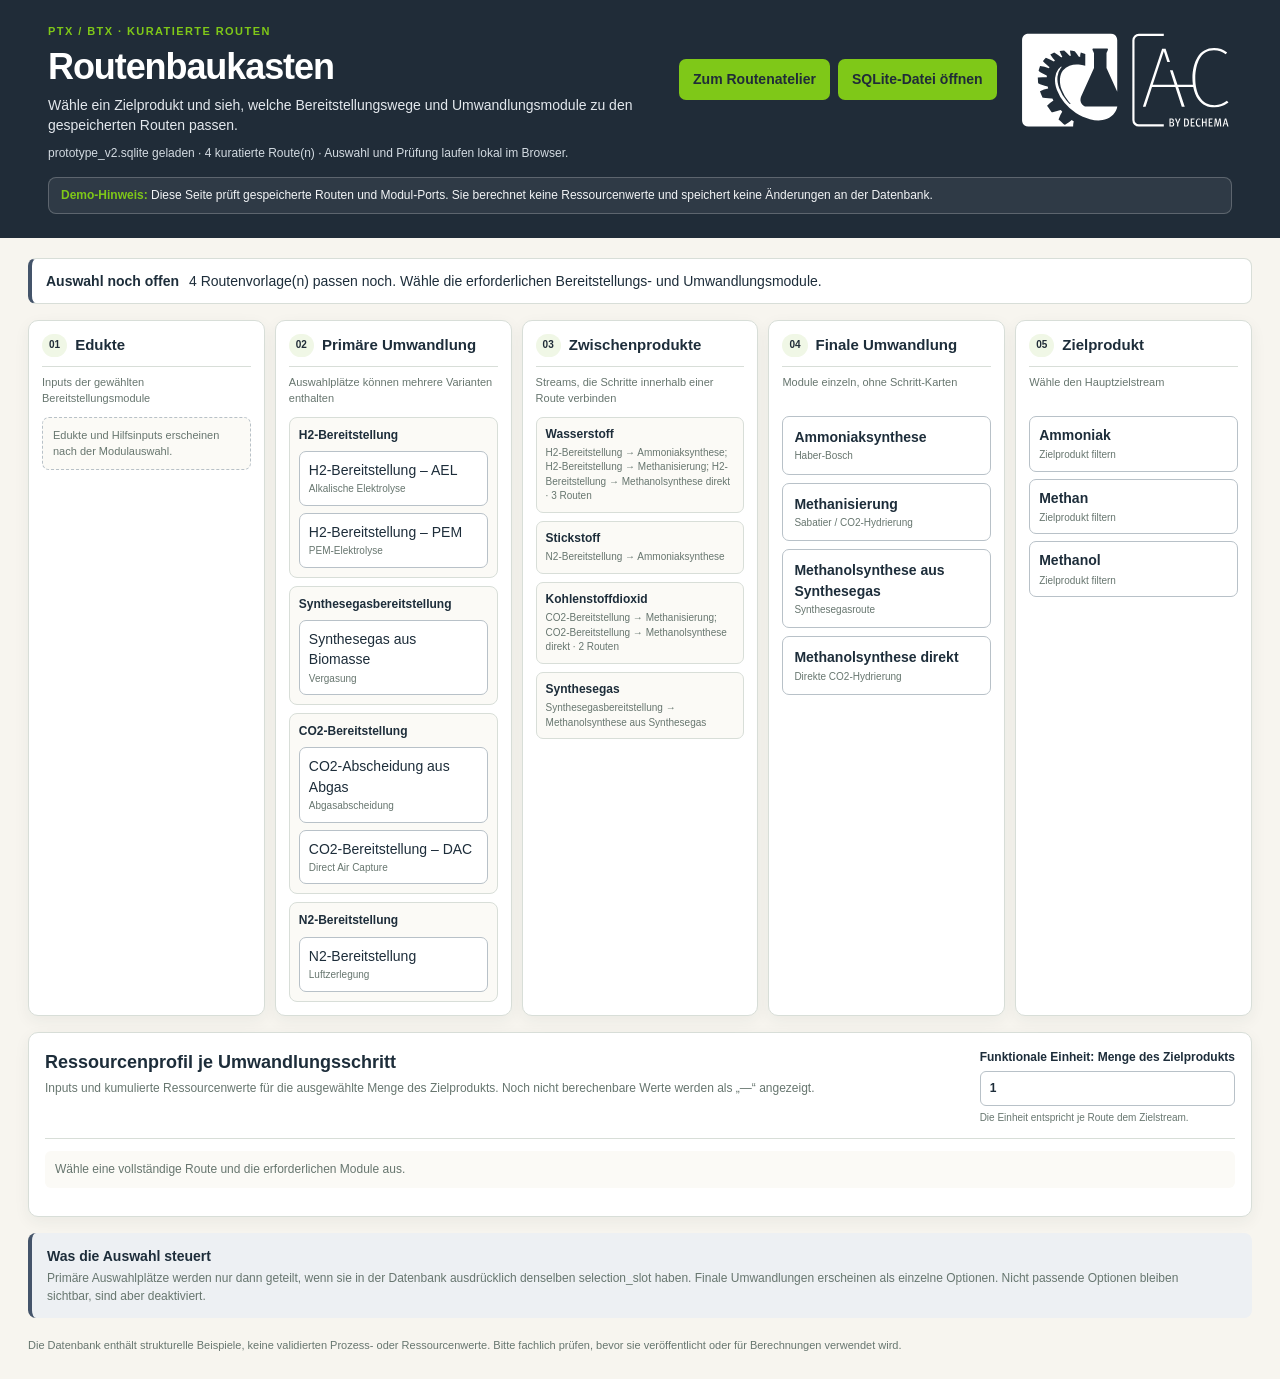
<file: index.html>
<!doctype html>
<html lang="de">
<head>
<meta charset="utf-8">
<meta name="viewport" content="width=device-width, initial-scale=1">
<title>Routenbaukasten – PtX / BtX</title>
<link href="favicon.ico" rel="icon">
<link rel="stylesheet" href="styles.css">


</head>
<body>
<header class="top">
  <div class="top-inner">
    <div><p class="eyebrow">PtX / BtX · kuratierte Routen</p><h1>Routenbaukasten</h1><p class="lede">Wähle ein Zielprodukt und sieh, welche Bereitstellungswege und Umwandlungsmodule zu den gespeicherten Routen passen.</p></div>
    <div class="top-actions"><a class="button secondary" href="editor.html" style="text-decoration:none">Zum Routenatelier</a><label class="file-label" for="dbFile">SQLite-Datei öffnen</label><input class="db-file" id="dbFile" type="file" accept=".sqlite,.sqlite3,.db,application/octet-stream"></div>
    <img src="DEC_AC-Kombi-Logo_Weiss.svg" alt="DEC AC Kombi Logo" height="100" align="right" width="auto">
  </div>
  <div id="dbStatus" class="statusline" aria-live="polite">Lade die Demo-Datenbank …</div>
  <div class="notice"><strong>Demo-Hinweis:</strong> Diese Seite prüft gespeicherte Routen und Modul-Ports. Sie berechnet keine Ressourcenwerte und speichert keine Änderungen an der Datenbank.</div>

</header>
<main>
  <section id="routeStatus" class="status-panel" aria-live="polite"><strong>Routenprüfung</strong><span>Daten werden geladen …</span></section>
  <section id="routeBoard" class="route-board" aria-label="Prozessphasen">
    <section class="stage"><div class="stage-heading"><span>01</span><h2>Edukte</h2></div><p class="stage-caption">Inputs der gewählten Bereitstellungsmodule</p><div id="feedstockStage" class="stage-content"></div></section>
    <section class="stage"><div class="stage-heading"><span>02</span><h2>Primäre Umwandlung</h2></div><p class="stage-caption">Auswahlplätze können mehrere Varianten enthalten</p><div id="primaryStage" class="stage-content"></div></section>
    <section class="stage"><div class="stage-heading"><span>03</span><h2>Zwischenprodukte</h2></div><p class="stage-caption">Streams, die Schritte innerhalb einer Route verbinden</p><div id="intermediateStage" class="stage-content"></div></section>
    <section class="stage"><div class="stage-heading"><span>04</span><h2>Finale Umwandlung</h2></div><p class="stage-caption">Module einzeln, ohne Schritt-Karten</p><div id="finalStage" class="stage-content"></div></section>
    <section class="stage"><div class="stage-heading"><span>05</span><h2>Zielprodukt</h2></div><p class="stage-caption">Wähle den Hauptzielstream</p><div id="targetStage" class="stage-content"></div></section>
  </section>
  <section class="lca-panel" aria-labelledby="lcaHeading">
  <div class="lca-head">
    <div>
      <h2 id="lcaHeading">Ressourcenprofil je Umwandlungsschritt</h2>
      <p>
        Inputs und kumulierte Ressourcenwerte für die ausgewählte Menge des Zielprodukts.
        Noch nicht berechenbare Werte werden als „—“ angezeigt.
      </p>
    </div>

    <label class="lca-fu" for="lcaFuAmount">
      <span>Funktionale Einheit: Menge des Zielprodukts</span>
      <input id="lcaFuAmount" type="number" min="0.000001" step="any" value="1">
      <small>Die Einheit entspricht je Route dem Zielstream.</small>
    </label>
  </div>

  <div id="lcaResults" aria-live="polite">
    <p class="lca-empty">Wähle eine vollständige Route und ihre Module aus.</p>
  </div>
</section>
  <section class="validation"><div><h2>Was die Auswahl steuert</h2><p>Primäre Auswahlplätze werden nur dann geteilt, wenn sie in der Datenbank ausdrücklich denselben selection_slot haben. Finale Umwandlungen erscheinen als einzelne Optionen. Nicht passende Optionen bleiben sichtbar, sind aber deaktiviert.</p></div></section>
</main>
<footer class="foot">Die Datenbank enthält strukturelle Beispiele, keine validierten Prozess- oder Ressourcenwerte. Bitte fachlich prüfen, bevor sie veröffentlicht oder für Berechnungen verwendet wird.</footer>
<script src="vendor/sql-wasm.js"></script>
<script src="app.js" defer></script>
</body>
</html>
</file>
<file: styles.css>
/*
  PtX / BtX Routenbaukasten
  Zentrale Stylesheet-Datei fuer index.html
  AC-Farben aus dem Prototyp:
  Dunkelblau #202C38 | Gruen #7FC818 | Slate #44546A | Orange #DE5619
*/


/* 1. Design-Tokens -------------------------------------------------------- */
:root {
  --ac-ink: #202C38;
  --ac-green: #7FC818;
  --ac-slate: #44546A;
  --ac-orange: #DE5619;
  --ac-text: #1D2D3A;


  --page: #f7f5ef;
  --surface: #ffffff;
  --surface-soft: #fbfaf6;
  --line: #d8ded8;
  --muted: #67766f;
  --green-soft: #f0f7e6;
  --slate-soft: #edf0f3;
  --orange-soft: #fff1e9;


  --bar-upstream: var(--ac-slate);
  --bar-module: var(--ac-green);
  --focus: var(--ac-orange);
  --shadow: 0 5px 16px rgba(32, 44, 56, .06);


  font-family: Inter, "Segoe UI", Arial, sans-serif;
  color: var(--ac-text);
  background: var(--page);
  color-scheme: light;
}


/* 2. Grundlayout und Barrierefreiheit ------------------------------------ */
*,
*::before,
*::after {
  box-sizing: border-box;
}


html {
  min-width: 320px;
}


body {
  margin: 0;
  background: var(--page);
  color: var(--ac-text);
  font-size: 14px;
  line-height: 1.45;
}


button,
input {
  font: inherit;
}


button,
a,
label {
  -webkit-tap-highlight-color: transparent;
}


:focus-visible {
  outline: 3px solid var(--focus);
  outline-offset: 2px;
}


/* 3. Kopfbereich ---------------------------------------------------------- */
.top {
  padding: 24px clamp(16px, 4vw, 48px);
  background: var(--ac-ink);
  color: var(--surface);
}


.top-inner {
  display: flex;
  max-width: 1500px;
  margin: 0 auto;
  align-items: center;
  justify-content: space-between;
  gap: 22px;
}


.top-inner > div:first-child {
  min-width: 0;
}


.brand-logo {
  display: block;
  width: auto;
  height: 78px;
  flex: 0 0 auto;
  object-fit: contain;
}


.eyebrow {
  margin: 0 0 7px;
  color: var(--ac-green);
  font-size: 11px;
  font-weight: 750;
  letter-spacing: .13em;
  text-transform: uppercase;
}


h1 {
  margin: 0 0 8px;
  font-size: clamp(24px, 3vw, 36px);
  line-height: 1.1;
  letter-spacing: -.03em;
}


.lede {
  max-width: 720px;
  margin: 0;
  color: #e3e8ed;
}


.top-actions {
  display: flex;
  flex: 0 0 auto;
  align-items: center;
  gap: 8px;
  flex-wrap: wrap;
}


.button,
.file-label {
  display: inline-flex;
  min-height: 40px;
  align-items: center;
  justify-content: center;
  border: 1px solid transparent;
  border-radius: 7px;
  padding: 9px 13px;
  font-weight: 700;
  cursor: pointer;
  text-decoration: none;
  transition: background-color .15s ease, border-color .15s ease, color .15s ease;
}


.button.secondary,
.file-label {
  background: var(--ac-green);
  color: var(--ac-ink);
}


.button.secondary:hover,
.file-label:hover {
  border-color: var(--ac-green);
  background: var(--surface);
}


.button-link {
  text-decoration: none;
}


.db-file {
  position: absolute;
  width: 1px;
  height: 1px;
  overflow: hidden;
  clip: rect(0, 0, 0, 0);
  clip-path: inset(50%);
  white-space: nowrap;
}


.statusline {
  max-width: 1500px;
  margin: 10px auto 0;
  color: #d3dbe2;
  font-size: 12px;
}


.notice {
  max-width: 1500px;
  margin: 14px auto 0;
  border: 1px solid rgba(255, 255, 255, .22);
  border-radius: 8px;
  padding: 9px 12px;
  background: rgba(255, 255, 255, .07);
  color: #f2f4f6;
  font-size: 12px;
}


.notice strong {
  color: var(--ac-green);
}


/* 4. Seitencontainer und Status ------------------------------------------ */
main {
  max-width: 1500px;
  margin: 20px auto;
  padding: 0 clamp(12px, 2.2vw, 28px);
}


.status-panel {
  display: flex;
  align-items: baseline;
  gap: 10px;
  margin-bottom: 16px;
  border: 1px solid var(--line);
  border-left: 4px solid var(--ac-slate);
  border-radius: 8px;
  padding: 12px 14px;
  background: var(--surface);
}


.status-panel strong {
  white-space: nowrap;
}


.status-panel[data-state="valid"] {
  border-left-color: var(--ac-green);
}


.status-panel[data-state="invalid"] {
  border-left-color: var(--ac-orange);
}


.status-panel[data-state="open"] {
  border-left-color: var(--ac-slate);
}


/* 5. Prozessroute und Auswahl -------------------------------------------- */
.route-board {
  display: grid;
  grid-template-columns: repeat(5, minmax(0, 1fr));
  align-items: stretch;
  gap: 10px;
}


.stage {
  display: flex;
  min-width: 0;
  flex-direction: column;
  border: 1px solid var(--line);
  border-radius: 10px;
  padding: 13px;
  background: var(--surface);
  box-shadow: var(--shadow);
}


.stage-heading {
  display: flex;
  align-items: center;
  gap: 8px;
  border-bottom: 1px solid var(--line);
  padding-bottom: 9px;
}


.stage-heading > span {
  border-radius: 99px;
  padding: 4px 7px;
  background: var(--green-soft);
  color: var(--ac-ink);
  font-size: 10px;
  font-weight: 800;
}


.stage-heading h2 {
  margin: 0;
  font-size: 15px;
  line-height: 1.2;
}


.stage-caption {
  min-height: 31px;
  margin: 8px 0 10px;
  color: var(--muted);
  font-size: 11px;
}


.stage-content {
  display: grid;
  min-height: 150px;
  align-content: start;
  gap: 8px;
}


.step-card {
  border: 1px solid var(--line);
  border-radius: 8px;
  padding: 9px;
  background: var(--surface-soft);
}


.step-card > strong {
  display: block;
  margin-bottom: 7px;
  font-size: 12px;
}


.slot-note {
  display: block;
  margin-top: 3px;
  color: var(--muted);
  font-size: 10px;
}


.option-list,
.product-list {
  display: grid;
  gap: 7px;
}


.module-option,
.final-option,
.target-option {
  width: 100%;
  border: 1px solid #b8c1c8;
  border-radius: 7px;
  padding: 8px 9px;
  background: var(--surface);
  color: var(--ac-text);
  font: inherit;
  text-align: left;
  cursor: pointer;
  transition: background-color .15s ease, border-color .15s ease;
}


.module-option:hover:not(:disabled),
.final-option:hover:not(:disabled),
.target-option:hover:not(:disabled) {
  border-color: var(--ac-slate);
  background: var(--slate-soft);
}


.module-option[aria-pressed="true"],
.final-option[aria-pressed="true"],
.target-option[aria-pressed="true"] {
  border-color: var(--ac-green);
  background: var(--green-soft);
  box-shadow: inset 3px 0 var(--ac-green);
}


.module-option:disabled,
.final-option:disabled,
.target-option:disabled,
.stream-chip.is-disabled {
  opacity: .48;
  cursor: not-allowed;
}


.final-option {
  padding: 10px 11px;
  font-weight: 650;
}


.option-sub {
  display: block;
  margin-top: 2px;
  color: var(--muted);
  font-size: 10px;
  font-weight: 400;
}


.ports {
  display: flex;
  margin-top: 7px;
  gap: 4px;
  flex-wrap: wrap;
}


.port-tag {
  border-radius: 99px;
  padding: 3px 6px;
  background: var(--slate-soft);
  color: var(--ac-slate);
  font-size: 9px;
}


.port-tag.input {
  background: var(--green-soft);
  color: var(--ac-ink);
}


.port-tag.output {
  background: var(--slate-soft);
  color: var(--ac-slate);
}


.input-chip,
.stream-chip,
.product-card {
  min-width: 0;
  border: 1px solid var(--line);
  border-radius: 7px;
  padding: 8px 9px;
  background: var(--surface-soft);
}


.input-chip span,
.stream-chip span {
  display: block;
  font-size: 12px;
  font-weight: 650;
}


.input-chip small,
.stream-chip small {
  display: block;
  margin-top: 3px;
  color: var(--muted);
  font-size: 10px;
}


.empty-state {
  border: 1px dashed #b8c1c8;
  border-radius: 7px;
  padding: 10px;
  background: var(--surface-soft);
  color: var(--muted);
  font-size: 11px;
}


.target-option {
  display: grid;
  gap: 3px;
}


.target-option small {
  color: var(--muted);
  font-size: 10px;
  font-weight: 400;
}


/* 6. Hinweise und Footer -------------------------------------------------- */
.validation {
  display: grid;
  grid-template-columns: minmax(0, 1fr) auto;
  align-items: start;
  gap: 12px;
  margin-top: 16px;
  border-left: 4px solid var(--ac-slate);
  border-radius: 8px;
  padding: 13px 15px;
  background: var(--slate-soft);
}


.validation h2 {
  margin: 0 0 4px;
  font-size: 14px;
}


.validation p {
  margin: 0;
  color: var(--muted);
  font-size: 12px;
}


.foot {
  max-width: 1500px;
  margin: 0 auto;
  padding: 0 clamp(12px, 2.2vw, 28px) 25px;
  color: var(--muted);
  font-size: 11px;
}


.loading {
  opacity: .65;
  pointer-events: none;
}


/* 7. Kumuliertes Ressourcenprofil ---------------------------------------- */
.lca-panel {
  margin-top: 16px;
  border: 1px solid var(--line);
  border-radius: 10px;
  padding: 16px;
  background: var(--surface);
  box-shadow: var(--shadow);
}


.lca-head {
  display: flex;
  align-items: flex-start;
  justify-content: space-between;
  gap: 18px;
  border-bottom: 1px solid var(--line);
  padding-bottom: 12px;
}


.lca-head h2 {
  margin: 0 0 5px;
  font-size: 18px;
}


.lca-head p,
.lca-route-heading p {
  margin: 0;
  color: var(--muted);
  font-size: 12px;
}


.lca-fu {
  display: grid;
  min-width: 220px;
  gap: 5px;
  font-size: 12px;
  font-weight: 700;
}


.lca-fu input {
  width: 100%;
  border: 1px solid #b8c1c8;
  border-radius: 6px;
  padding: 8px 9px;
  background: var(--surface);
  color: var(--ac-text);
}


.lca-fu small {
  color: var(--muted);
  font-size: 10px;
  font-weight: 400;
}


.lca-routes {
  display: grid;
  gap: 16px;
}


.lca-route {
  display: grid;
  grid-template-columns: repeat(auto-fit, minmax(460px, 1fr));
  align-items: start;
  gap: 14px;
  padding-top: 14px;
}


.lca-route + .lca-route {
  border-top: 1px solid var(--line);
}


.lca-route-heading,
.lca-legend {
  grid-column: 1 / -1;
}


.lca-route-heading {
  margin-bottom: 2px;
}


.lca-route-heading h3 {
  margin: 0 0 3px;
  font-size: 15px;
}


.lca-legend {
  display: flex;
  margin: 0 0 2px;
  gap: 12px;
  flex-wrap: wrap;
  color: var(--muted);
  font-size: 11px;
}


.lca-chart-legend {
  margin: 0 0 8px;
  gap: 10px;
  font-size: 10px;
}


.lca-legend span::before {
  display: inline-block;
  width: 10px;
  height: 10px;
  margin-right: 5px;
  border-radius: 2px;
  content: "";
  vertical-align: -1px;
}


.lca-legend-upstream::before {
  background: var(--bar-upstream);
}


.lca-legend-module::before {
  background: var(--bar-module);
}


.lca-step {
  min-width: 0;
  margin: 0;
  border: 1px solid var(--line);
  border-radius: 8px;
  padding: 12px;
  background: var(--surface);
}


.lca-step-title {
  margin-bottom: 9px;
}


.lca-step-title h4 {
  margin: 0 0 3px;
  font-size: 13px;
}


.lca-step-title p {
  margin: 0;
  color: var(--muted);
  font-size: 11px;
}


/* Inputs ueber dem Profil, auch auf breiten Bildschirmen. */
.lca-step-grid {
  display: grid;
  grid-template-columns: minmax(0, 1fr);
  gap: 10px;
}


.lca-inputs,
.lca-chart {
  width: 100%;
  min-width: 0;
  border: 1px solid var(--line);
  border-radius: 7px;
  padding: 10px;
  background: var(--surface-soft);
}


.lca-inputs h5,
.lca-chart h5 {
  margin: 0 0 8px;
  font-size: 11px;
}


.lca-input-list {
  display: grid;
  gap: 7px;
}


.lca-input-row {
  display: grid;
  grid-template-columns: minmax(0, 1fr) auto;
  gap: 2px 8px;
  border-bottom: 1px solid var(--line);
  padding-bottom: 6px;
}


.lca-input-name {
  font-size: 11px;
  font-weight: 650;
}


.lca-input-qty {
  font-size: 11px;
  font-weight: 700;
  text-align: right;
}


.lca-input-source {
  grid-column: 1 / -1;
  color: var(--muted);
  font-size: 10px;
}


.lca-indicators {
  display: grid;
  gap: 8px;
}


.lca-indicator-row {
  display: grid;
  grid-template-columns: minmax(90px, 130px) minmax(0, 1fr) minmax(115px, auto);
  align-items: center;
  gap: 8px;
}


.lca-indicator-name {
  font-size: 11px;
  font-weight: 650;
}


.lca-optional {
  color: var(--ac-orange);
  font-size: 9px;
  font-weight: 700;
}


.lca-bar-cell {
  width: 100%;
  min-width: 0;
}


.lca-bar-track {
  display: flex;
  width: 100%;
  height: 12px;
  align-items: stretch;
  overflow: hidden;
  border: 1px solid #cbd2d4;
  border-radius: 999px;
  background: var(--slate-soft);
}


.lca-segment {
  display: block;
  height: 100%;
  min-width: 0;
  flex: 0 0 auto;
}


.lca-segment.upstream {
  background: var(--bar-upstream);
}


.lca-segment.module {
  background: var(--bar-module);
}


.lca-scale-note {
  display: block;
  margin: -3px 0 7px;
  color: var(--muted);
  font-size: 9px;
}


.lca-cap-note {
  display: block;
  margin-top: 3px;
  color: var(--ac-orange);
  font-size: 9px;
  font-weight: 650;
}


.lca-bar-track.is-over-cap {
  border-color: var(--ac-orange);
}


.lca-breakdown {
  display: block;
  margin-top: 3px;
  color: var(--muted);
  font-size: 9px;
}


.lca-total {
  font-size: 11px;
  text-align: right;
  white-space: nowrap;
}


.lca-empty,
.lca-error {
  border-radius: 6px;
  padding: 10px;
  font-size: 12px;
}


.lca-empty {
  background: var(--surface-soft);
  color: var(--muted);
}


.lca-error {
  border: 1px solid var(--ac-orange);
  background: var(--orange-soft);
  color: var(--ac-ink);
}


/* 8. Demo-Sensitivitaet --------------------------------------------------- */
.lca-sensitivity {
  margin-top: 12px;
  border-top: 1px solid var(--line);
  border-radius: 6px;
  padding: 10px;
  background: var(--surface-soft);
}


.lca-sensitivity h5 {
  margin: 0 0 3px;
  font-size: 11px;
}


.lca-sensitivity-note {
  margin: 0 0 9px;
  color: var(--muted);
  font-size: 10px;
}


.lca-sensitivity-list {
  display: grid;
  gap: 8px;
}


.lca-sensitivity-row {
  display: grid;
  grid-template-columns: minmax(90px, 1.1fr) 42px minmax(90px, 2fr) 42px;
  align-items: center;
  gap: 7px;
}


.lca-sensitivity-name {
  font-size: 10px;
  font-weight: 650;
}


.lca-sensitivity-low,
.lca-sensitivity-high {
  font-size: 10px;
  font-weight: 700;
  text-align: center;
  white-space: nowrap;
}


.lca-sensitivity-track-wrap {
  display: grid;
  min-width: 0;
  gap: 3px;
}


.lca-sensitivity-track {
  position: relative;
  height: 12px;
  border-radius: 99px;
  background: var(--slate-soft);
}


.lca-sensitivity-band {
  position: absolute;
  top: 2px;
  bottom: 2px;
  border-radius: 99px;
  background: var(--ac-green);
}


.lca-sensitivity-center {
  position: absolute;
  top: -3px;
  bottom: -3px;
  left: 50%;
  width: 2px;
  background: var(--ac-ink);
}


.lca-sensitivity-reference {
  color: var(--muted);
  font-size: 9px;
}


/* 9. Responsive Layout ---------------------------------------------------- */
@media (max-width: 1100px) {
  .route-board {
    grid-template-columns: repeat(3, minmax(0, 1fr));
  }


  .stage:nth-child(4),
  .stage:nth-child(5) {
    min-height: 230px;
  }
}


@media (max-width: 960px) {
  .lca-route {
    grid-template-columns: 1fr;
  }
}


@media (max-width: 760px) {
  .top-inner {
    display: grid;
    grid-template-columns: minmax(0, 1fr) auto;
  }


  .top-inner > div:first-child {
    grid-column: 1 / -1;
  }


  .top-actions {
    grid-column: 1;
  }


  .brand-logo {
    grid-column: 2;
    grid-row: 2;
    height: 60px;
  }


  .lca-head {
    display: grid;
  }


  .lca-fu {
    min-width: 0;
  }
}


@media (max-width: 700px) {
  .route-board {
    grid-template-columns: repeat(2, minmax(0, 1fr));
  }
}


@media (max-width: 520px) {
  .route-board {
    grid-template-columns: 1fr;
  }


  .stage-content {
    min-height: 80px;
  }


  .status-panel {
    display: grid;
    gap: 4px;
  }


  .validation {
    grid-template-columns: 1fr;
  }


  .top-actions > * {
    flex: 1 1 auto;
  }


  .lca-indicator-row {
    grid-template-columns: minmax(75px, 90px) minmax(0, 1fr);
  }


  .lca-total {
    grid-column: 2;
    text-align: left;
  }


  .lca-sensitivity-row {
    grid-template-columns: minmax(70px, 1fr) 38px minmax(70px, 1.4fr) 38px;
    gap: 5px;
  }
}


@media (prefers-reduced-motion: reduce) {
  *,
  *::before,
  *::after {
    scroll-behavior: auto !important;
    transition: none !important;
  }
}
</file>
